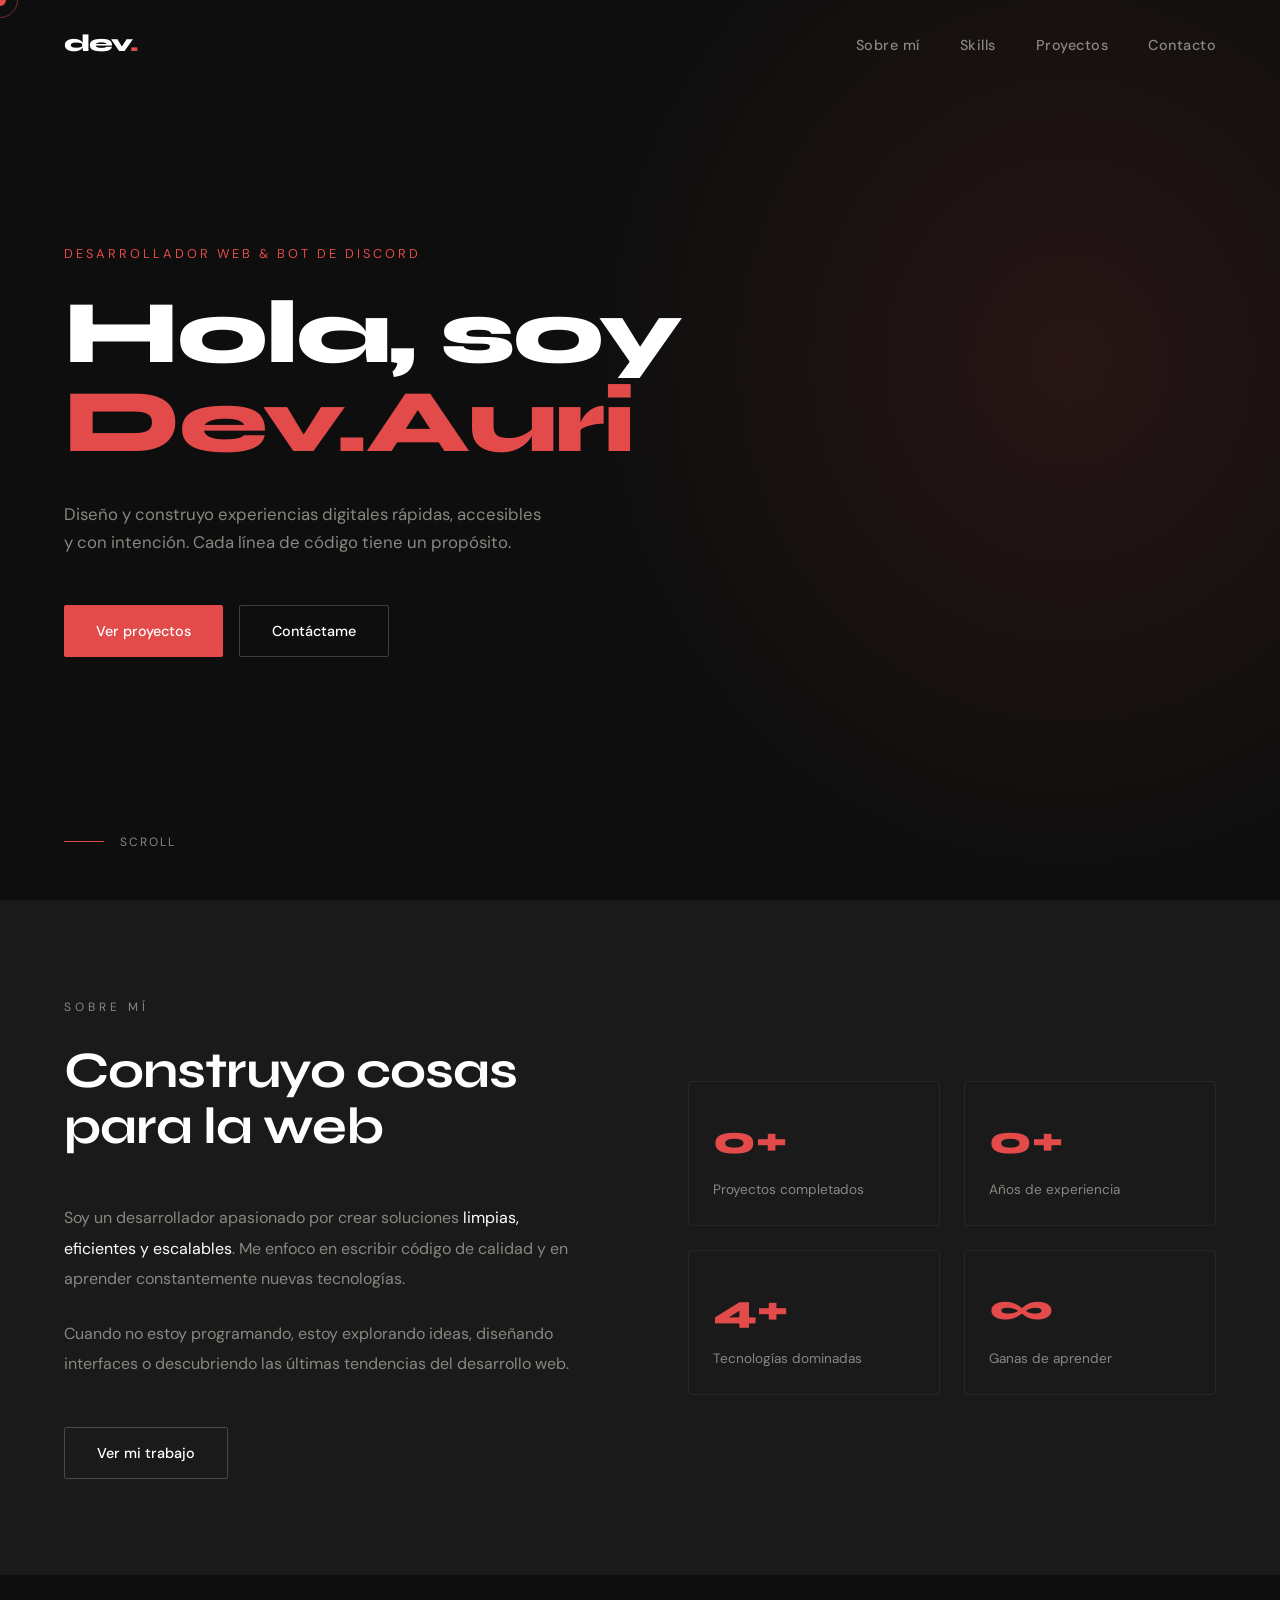
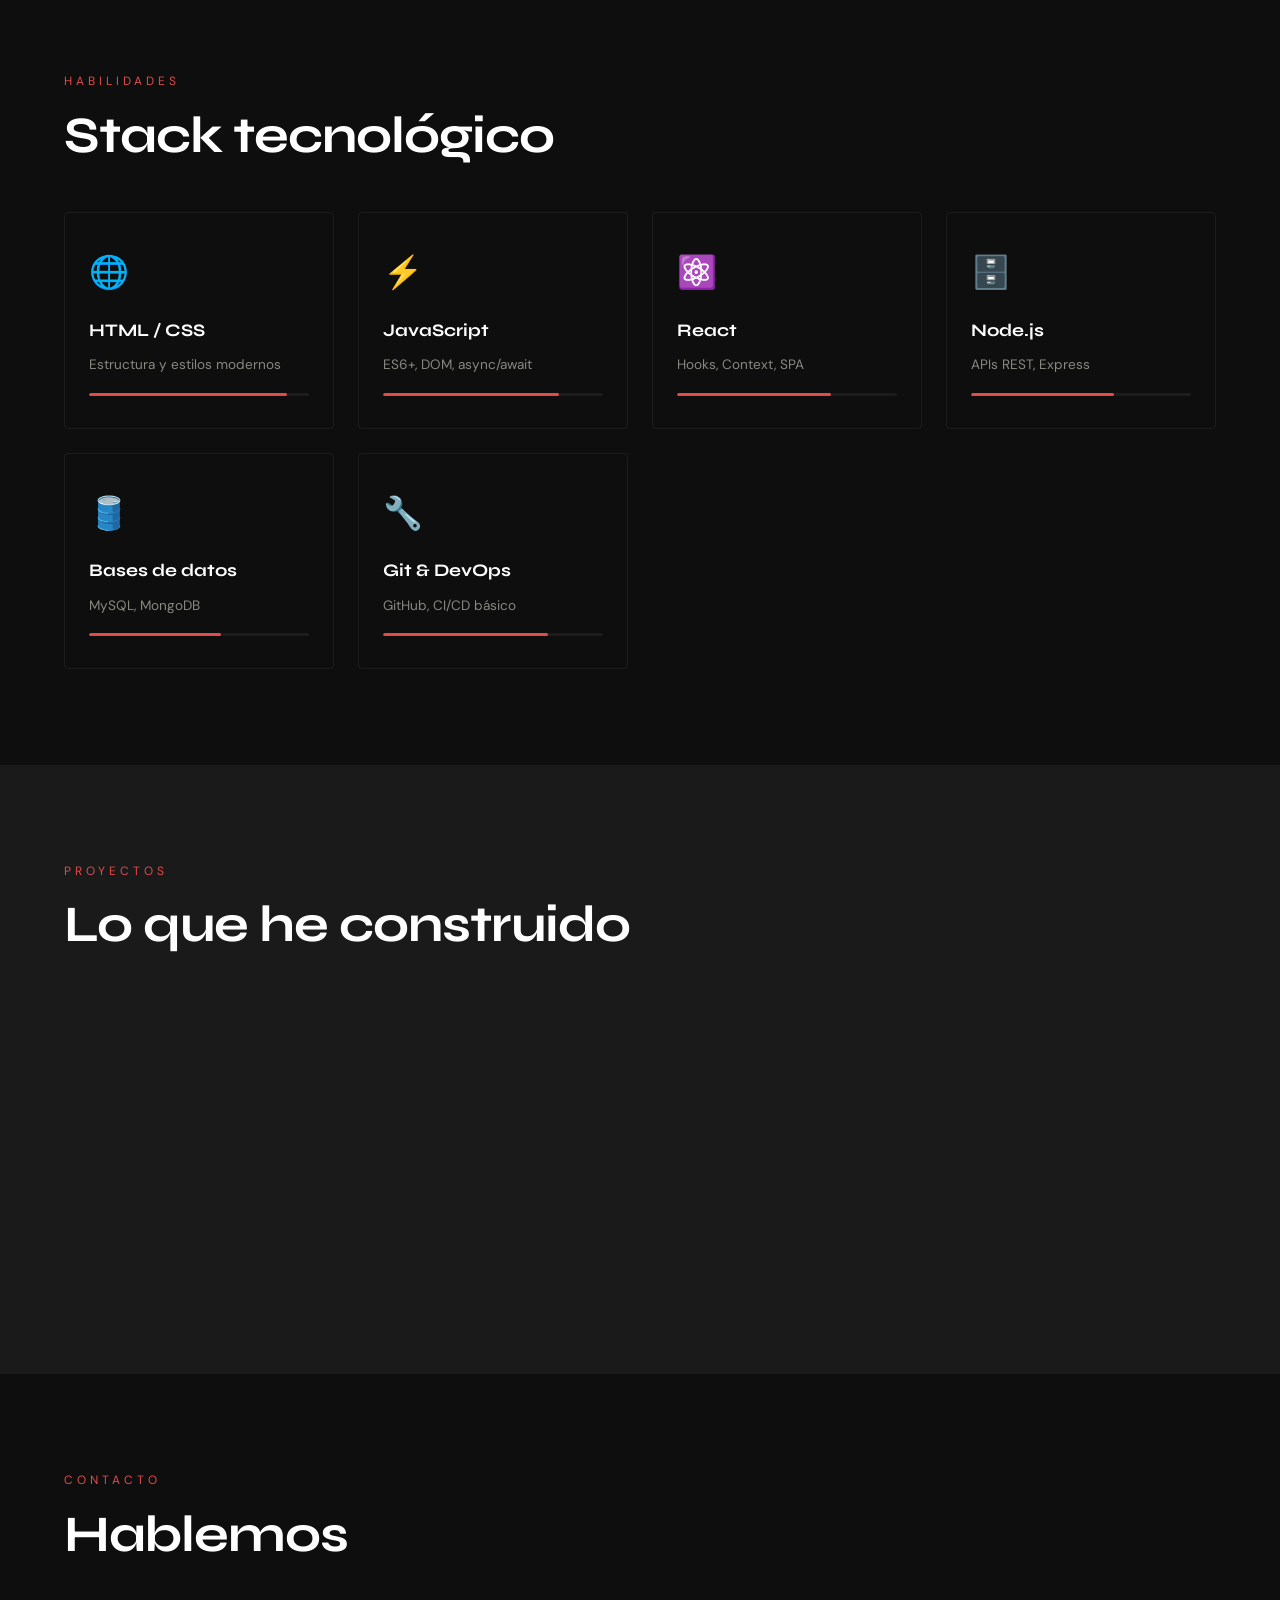
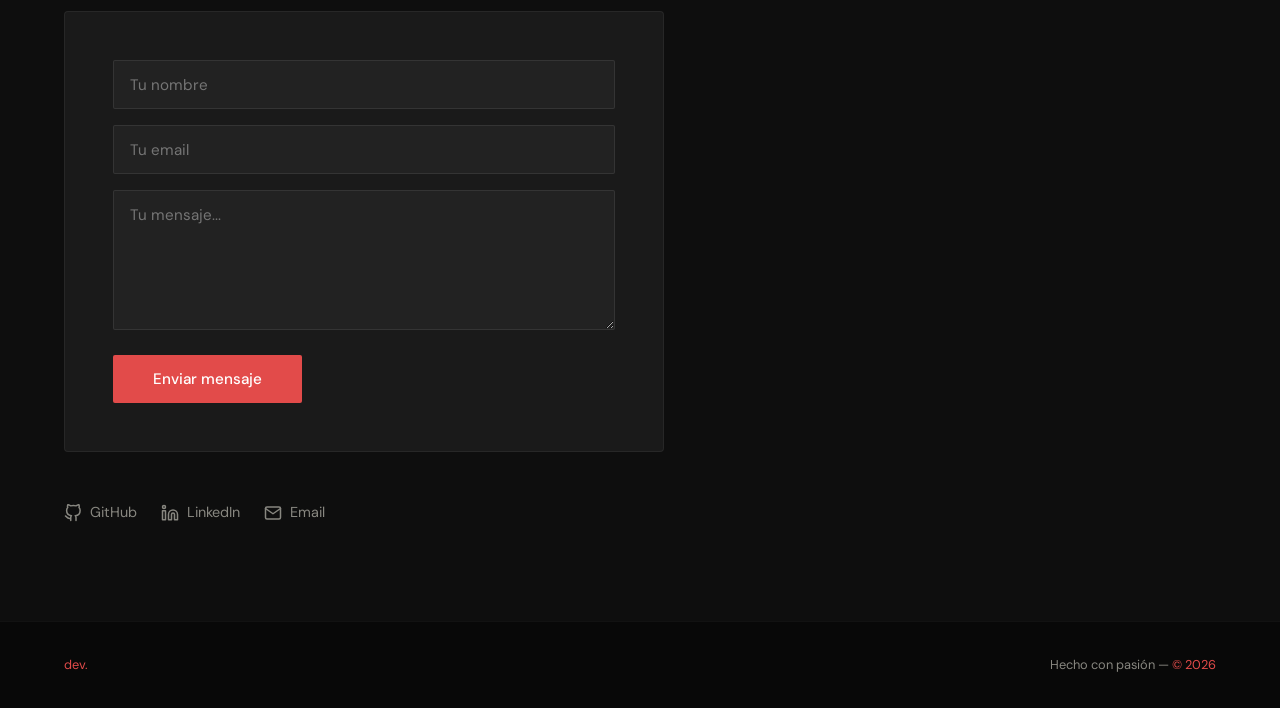
<file: index.html>
<!DOCTYPE html>
<html lang="es">
<head>
  <meta charset="UTF-8"/>
  <meta name="viewport" content="width=device-width, initial-scale=1.0"/>
  <title>Portfolio — Dev</title>
  <link href="https://fonts.googleapis.com/css2?family=Syne:wght@400;700;800&family=DM+Sans:wght@300;400;500&display=swap" rel="stylesheet"/>
  <link rel="stylesheet" href="style.css"/>
</head>
<body>

<div id="cursor"></div>
<div id="cursor-ring"></div>

<nav id="navbar">
  <a href="#" class="nav-logo">dev<span>.</span></a>
  <ul class="nav-links">
    <li><a href="#about">Sobre mí</a></li>
    <li><a href="#skills">Skills</a></li>
    <li><a href="#projects">Proyectos</a></li>
    <li><a href="#contact">Contacto</a></li>
  </ul>
</nav>

<!-- HERO -->
<section id="hero">
  <div class="hero-bg"></div>
  <p class="hero-tag">Desarrollador Web & Bot de discord</p>
  <h1 class="hero-title">
    <span class="line">Hola, soy</span>
    <span class="line accent" id="hero-name">Dev.Auri</span>
  </h1>
  <p class="hero-subtitle">Diseño y construyo experiencias digitales rápidas, accesibles y con intención. Cada línea de código tiene un propósito.</p>
  <div class="hero-cta">
    <a href="#projects" class="btn btn-primary">Ver proyectos</a>
    <a href="#contact"  class="btn btn-outline">Contáctame</a>
  </div>
  <div class="hero-scroll">
    <div class="scroll-line"></div>
    Scroll
  </div>
</section>

<!-- ABOUT -->
<section id="about">
  <div class="about-grid">
    <div class="about-text reveal">
      <p class="section-label">Sobre mí</p>
      <h2 class="section-title">Construyo cosas para la web</h2>
      <p>Soy un desarrollador apasionado por crear soluciones <span class="highlight">limpias, eficientes y escalables</span>. Me enfoco en escribir código de calidad y en aprender constantemente nuevas tecnologías.</p>
      <p>Cuando no estoy programando, estoy explorando ideas, diseñando interfaces o descubriendo las últimas tendencias del desarrollo web.</p>
      <a href="#projects" class="btn btn-outline" style="margin-top:1.5rem; display:inline-flex;">Ver mi trabajo</a>
    </div>
    <div class="about-stats reveal reveal-delay-2">
      <div class="stat-card">
        <div class="stat-num" id="stat-projects">0</div>
        <div class="stat-label">Proyectos completados</div>
      </div>
      <div class="stat-card">
        <div class="stat-num" id="stat-exp">0</div>
        <div class="stat-label">Años de experiencia</div>
      </div>
      <div class="stat-card">
        <div class="stat-num" id="stat-skills">0</div>
        <div class="stat-label">Tecnologías dominadas</div>
      </div>
      <div class="stat-card">
        <div class="stat-num">∞</div>
        <div class="stat-label">Ganas de aprender</div>
      </div>
    </div>
  </div>
</section>

<!-- SKILLS -->
<section id="skills">
  <p class="section-label reveal">Habilidades</p>
  <h2 class="section-title reveal reveal-delay-1">Stack tecnológico</h2>
  <div class="skills-grid" id="skills-grid"></div>
</section>

<!-- PROJECTS -->
<section id="projects">
  <p class="section-label reveal">Proyectos</p>
  <h2 class="section-title reveal reveal-delay-1">Lo que he construido</h2>
  <div class="projects-grid" id="projects-grid"></div>
</section>

<!-- CONTACT -->
<section id="contact">
  <p class="section-label reveal">Contacto</p>
  <h2 class="section-title reveal reveal-delay-1">Hablemos</h2>
  <div class="contact-inner reveal reveal-delay-2">
    <form id="contact-form" onsubmit="handleContact(event)">
      <input type="text"  placeholder="Tu nombre" required/>
      <input type="email" placeholder="Tu email"  required/>
      <textarea placeholder="Tu mensaje..."></textarea>
      <button type="submit">Enviar mensaje</button>
    </form>
  </div>
  <div class="socials reveal reveal-delay-3" id="socials-wrap"></div>
</section>

<footer>
  <span id="footer-name">dev.</span>
  <p>Hecho con pasión &mdash; <span>©</span> <span id="year"></span></p>
</footer>

<script src="main.js"></script>
</body>
</html>
</file>
<file: style.css>
:root {
  --red: #E24B4A;
  --red-dark: #A32D2D;
  --red-light: #F7C1C1;
  --black: #0e0e0e;
  --black2: #1a1a1a;
  --gray: #888780;
  --white: #ffffff;
}

*, *::before, *::after { box-sizing: border-box; margin: 0; padding: 0; }
html { scroll-behavior: smooth; }
body {
  background: var(--black);
  color: var(--white);
  font-family: 'DM Sans', sans-serif;
  font-size: 16px;
  line-height: 1.7;
  overflow-x: hidden;
  cursor: none;
}

/* CURSOR */
#cursor {
  position: fixed; width: 12px; height: 12px;
  background: var(--red); border-radius: 50%;
  pointer-events: none; z-index: 9999;
  transform: translate(-50%, -50%);
  transition: transform 0.1s, width 0.2s, height 0.2s;
}
#cursor-ring {
  position: fixed; width: 36px; height: 36px;
  border: 1.5px solid var(--red); border-radius: 50%;
  pointer-events: none; z-index: 9998;
  transform: translate(-50%, -50%);
  transition: transform 0.15s ease, width 0.2s, height 0.2s, opacity 0.2s;
  opacity: 0.5;
}
body.hovering #cursor { width: 6px; height: 6px; }
body.hovering #cursor-ring { width: 50px; height: 50px; opacity: 0.8; }

/* NAV */
nav {
  position: fixed; top: 0; left: 0; right: 0; z-index: 100;
  display: flex; align-items: center; justify-content: space-between;
  padding: 1.5rem 4rem;
  transition: background 0.3s, backdrop-filter 0.3s;
}
nav.scrolled {
  background: rgba(14,14,14,0.92);
  backdrop-filter: blur(12px);
}
.nav-logo {
  font-family: 'Syne', sans-serif;
  font-size: 1.5rem; font-weight: 800; letter-spacing: -1px;
  color: var(--white); text-decoration: none;
}
.nav-logo span { color: var(--red); }
.nav-links { display: flex; gap: 2.5rem; list-style: none; }
.nav-links a {
  color: var(--gray); text-decoration: none;
  font-size: 0.9rem; font-weight: 500; letter-spacing: 0.5px;
  transition: color 0.2s; position: relative;
}
.nav-links a::after {
  content: ''; position: absolute; bottom: -3px; left: 0;
  width: 0; height: 1.5px; background: var(--red);
  transition: width 0.25s;
}
.nav-links a:hover { color: var(--white); }
.nav-links a:hover::after { width: 100%; }

/* HERO */
#hero {
  min-height: 100vh;
  display: flex; flex-direction: column;
  justify-content: center; padding: 0 4rem;
  position: relative; overflow: hidden;
}
.hero-bg {
  position: absolute; top: 0; right: 0;
  width: 55vw; height: 100vh;
  background: radial-gradient(ellipse at 70% 40%, rgba(226,75,74,0.12) 0%, transparent 70%);
  pointer-events: none;
}
.hero-tag {
  font-size: 0.8rem; letter-spacing: 3px; text-transform: uppercase;
  color: var(--red); margin-bottom: 1.5rem;
  opacity: 0; animation: fadeUp 0.7s 0.2s forwards;
}
.hero-title {
  font-family: 'Syne', sans-serif;
  font-size: clamp(3rem, 7vw, 6.5rem);
  font-weight: 800; line-height: 1; letter-spacing: -2px;
  opacity: 0; animation: fadeUp 0.7s 0.4s forwards;
}
.hero-title .line { display: block; overflow: hidden; }
.hero-title .accent { color: var(--red); }
.hero-subtitle {
  max-width: 480px; color: var(--gray); font-size: 1.05rem; margin-top: 2rem;
  opacity: 0; animation: fadeUp 0.7s 0.6s forwards;
}
.hero-cta {
  display: flex; gap: 1rem; margin-top: 3rem;
  opacity: 0; animation: fadeUp 0.7s 0.8s forwards;
}
.btn {
  padding: 0.8rem 2rem; font-family: 'DM Sans', sans-serif;
  font-size: 0.9rem; font-weight: 500; border-radius: 2px;
  text-decoration: none; transition: all 0.2s;
  display: inline-flex; align-items: center; gap: 0.5rem;
}
.btn-primary { background: var(--red); color: var(--white); border: none; }
.btn-primary:hover { background: var(--red-dark); transform: translateY(-2px); }
.btn-outline {
  background: transparent; color: var(--white);
  border: 1px solid rgba(255,255,255,0.2);
}
.btn-outline:hover { border-color: var(--red); color: var(--red); transform: translateY(-2px); }
.hero-scroll {
  position: absolute; bottom: 3rem; left: 4rem;
  display: flex; align-items: center; gap: 1rem;
  color: var(--gray); font-size: 0.75rem; letter-spacing: 2px;
  text-transform: uppercase;
  opacity: 0; animation: fadeUp 0.7s 1s forwards;
}
.scroll-line {
  width: 40px; height: 1px; background: var(--red);
  position: relative; overflow: hidden;
}
.scroll-line::after {
  content: ''; position: absolute;
  top: 0; left: -100%; width: 100%; height: 100%;
  background: var(--white);
  animation: lineMove 1.5s 1s infinite;
}

/* SECTIONS */
section { padding: 6rem 4rem; }
.section-label {
  font-size: 0.75rem; letter-spacing: 4px; text-transform: uppercase;
  color: var(--red); margin-bottom: 1rem;
}
.section-title {
  font-family: 'Syne', sans-serif;
  font-size: clamp(2rem, 4vw, 3.5rem);
  font-weight: 700; line-height: 1.1; letter-spacing: -1px;
  margin-bottom: 3rem;
}

/* ABOUT */
#about { background: var(--black2); }
.about-grid { display: grid; grid-template-columns: 1fr 1fr; gap: 6rem; align-items: center; }
.about-text p { color: var(--gray); line-height: 1.9; margin-bottom: 1.5rem; }
.about-text .highlight { color: var(--white); }
.about-stats { display: grid; grid-template-columns: 1fr 1fr; gap: 1.5rem; }
.stat-card {
  padding: 1.5rem; border: 1px solid rgba(255,255,255,0.06);
  border-radius: 4px; transition: border-color 0.2s, transform 0.2s;
}
.stat-card:hover { border-color: var(--red); transform: translateY(-4px); }
.stat-num { font-family: 'Syne', sans-serif; font-size: 2.5rem; font-weight: 800; color: var(--red); }
.stat-label { color: var(--gray); font-size: 0.85rem; margin-top: 0.25rem; }

/* SKILLS */
#skills { background: var(--black); }
.skills-grid { display: grid; grid-template-columns: repeat(auto-fit, minmax(220px, 1fr)); gap: 1.5rem; }
.skill-card {
  padding: 2rem 1.5rem; border: 1px solid rgba(255,255,255,0.06);
  border-radius: 4px; position: relative; overflow: hidden;
  transition: transform 0.25s, border-color 0.25s;
}
.skill-card::before {
  content: ''; position: absolute; bottom: 0; left: 0; right: 0; height: 2px;
  background: var(--red); transform: scaleX(0); transform-origin: left;
  transition: transform 0.3s;
}
.skill-card:hover { transform: translateY(-6px); border-color: rgba(226,75,74,0.3); }
.skill-card:hover::before { transform: scaleX(1); }
.skill-icon { font-size: 2rem; margin-bottom: 1rem; }
.skill-name { font-family: 'Syne', sans-serif; font-size: 1.1rem; font-weight: 700; margin-bottom: 0.5rem; }
.skill-desc { color: var(--gray); font-size: 0.85rem; }
.skill-bar-wrap {
  margin-top: 1rem; background: rgba(255,255,255,0.06);
  border-radius: 2px; height: 3px; overflow: hidden;
}
.skill-bar {
  height: 100%; background: var(--red); border-radius: 2px;
  width: 0; transition: width 1.2s cubic-bezier(0.4,0,0.2,1);
}

/* PROJECTS */
#projects { background: var(--black2); }
.projects-grid { display: grid; grid-template-columns: repeat(auto-fit, minmax(320px, 1fr)); gap: 2rem; }
.project-card {
  background: var(--black); border: 1px solid rgba(255,255,255,0.06);
  border-radius: 4px; overflow: hidden;
  transition: transform 0.3s, box-shadow 0.3s;
}
.project-card:hover { transform: translateY(-8px); box-shadow: 0 20px 60px rgba(226,75,74,0.15); }
.project-thumb {
  height: 200px;
  background: linear-gradient(135deg, #1a1a1a 0%, #111 100%);
  display: flex; align-items: center; justify-content: center;
  font-size: 3rem; position: relative; overflow: hidden;
}
.project-thumb .overlay {
  position: absolute; inset: 0; background: rgba(226,75,74,0.08);
  opacity: 0; transition: opacity 0.3s;
}
.project-card:hover .overlay { opacity: 1; }
.project-body { padding: 1.5rem; }
.project-tags { display: flex; gap: 0.5rem; flex-wrap: wrap; margin-bottom: 1rem; }
.tag {
  font-size: 0.7rem; letter-spacing: 1px; text-transform: uppercase;
  padding: 0.25rem 0.65rem; border-radius: 2px;
  background: rgba(226,75,74,0.12); color: var(--red);
  border: 1px solid rgba(226,75,74,0.2);
}
.project-title { font-family: 'Syne', sans-serif; font-size: 1.2rem; font-weight: 700; margin-bottom: 0.75rem; }
.project-desc { color: var(--gray); font-size: 0.9rem; margin-bottom: 1.5rem; }
.project-links { display: flex; gap: 1rem; }
.project-link {
  font-size: 0.8rem; font-weight: 500; color: var(--white);
  text-decoration: none; display: flex; align-items: center; gap: 0.4rem;
  transition: color 0.2s;
}
.project-link:hover { color: var(--red); }
.project-link svg { width: 14px; height: 14px; }
.empty-projects {
  grid-column: 1 / -1; text-align: center;
  padding: 4rem 2rem; color: var(--gray);
  border: 1px dashed rgba(255,255,255,0.08); border-radius: 4px;
}
.empty-projects p { font-size: 0.9rem; margin-top: 0.5rem; }

/* CONTACT */
#contact { background: var(--black); }
.contact-inner {
  max-width: 600px; border: 1px solid rgba(255,255,255,0.06);
  border-radius: 4px; padding: 3rem; background: var(--black2);
}
.contact-inner input,
.contact-inner textarea {
  width: 100%; background: rgba(255,255,255,0.04);
  border: 1px solid rgba(255,255,255,0.08);
  border-radius: 2px; color: var(--white);
  font-family: 'DM Sans', sans-serif; font-size: 0.95rem;
  padding: 0.85rem 1rem; margin-bottom: 1rem;
  transition: border-color 0.2s; outline: none;
}
.contact-inner input:focus,
.contact-inner textarea:focus { border-color: var(--red); }
.contact-inner textarea { min-height: 140px; resize: vertical; }
.contact-inner button {
  background: var(--red); color: var(--white); border: none;
  padding: 0.9rem 2.5rem;
  font-family: 'DM Sans', sans-serif; font-size: 0.95rem; font-weight: 500;
  border-radius: 2px; cursor: none;
  transition: background 0.2s, transform 0.2s;
}
.contact-inner button:hover { background: var(--red-dark); transform: translateY(-2px); }
.socials { display: flex; gap: 1.5rem; margin-top: 3rem; flex-wrap: wrap; }
.social-link {
  display: flex; align-items: center; gap: 0.5rem;
  color: var(--gray); text-decoration: none; font-size: 0.9rem;
  transition: color 0.2s;
}
.social-link:hover { color: var(--red); }
.social-link svg { width: 18px; height: 18px; }

/* FOOTER */
footer {
  padding: 2rem 4rem; background: #080808;
  display: flex; justify-content: space-between; align-items: center;
  border-top: 1px solid rgba(255,255,255,0.04);
  font-size: 0.8rem; color: var(--gray);
}
footer span { color: var(--red); }

/* ANIMATIONS */
@keyframes fadeUp {
  from { opacity: 0; transform: translateY(20px); }
  to   { opacity: 1; transform: translateY(0); }
}
@keyframes lineMove { to { left: 100%; } }

.reveal {
  opacity: 0; transform: translateY(30px);
  transition: opacity 0.7s, transform 0.7s;
}
.reveal.visible { opacity: 1; transform: translateY(0); }
.reveal-delay-1 { transition-delay: 0.1s; }
.reveal-delay-2 { transition-delay: 0.2s; }
.reveal-delay-3 { transition-delay: 0.3s; }
.reveal-delay-4 { transition-delay: 0.4s; }

@media (max-width: 768px) {
  nav { padding: 1.25rem 1.5rem; }
  nav .nav-links { display: none; }
  #hero, section { padding: 5rem 1.5rem; }
  .hero-title { font-size: 2.8rem; }
  .about-grid { grid-template-columns: 1fr; gap: 3rem; }
  footer { flex-direction: column; gap: 0.5rem; text-align: center; }
}
</file>
